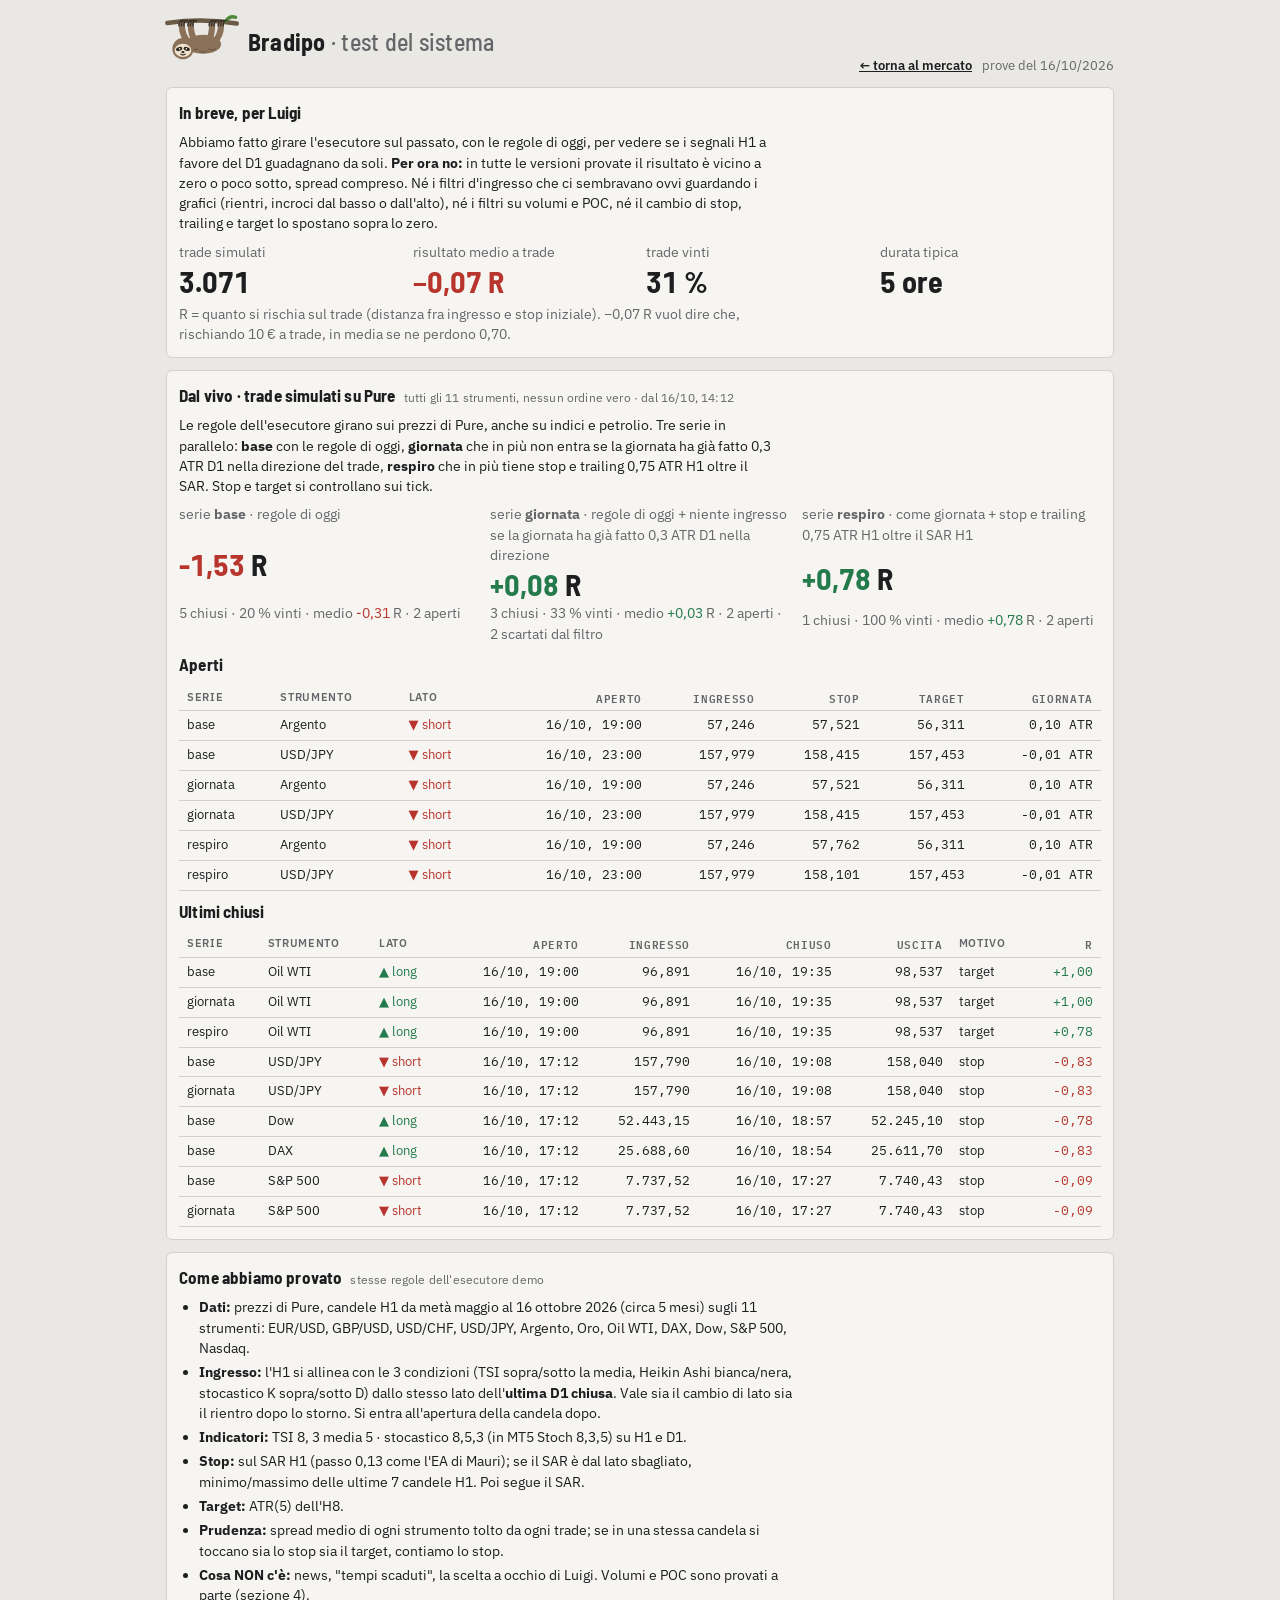
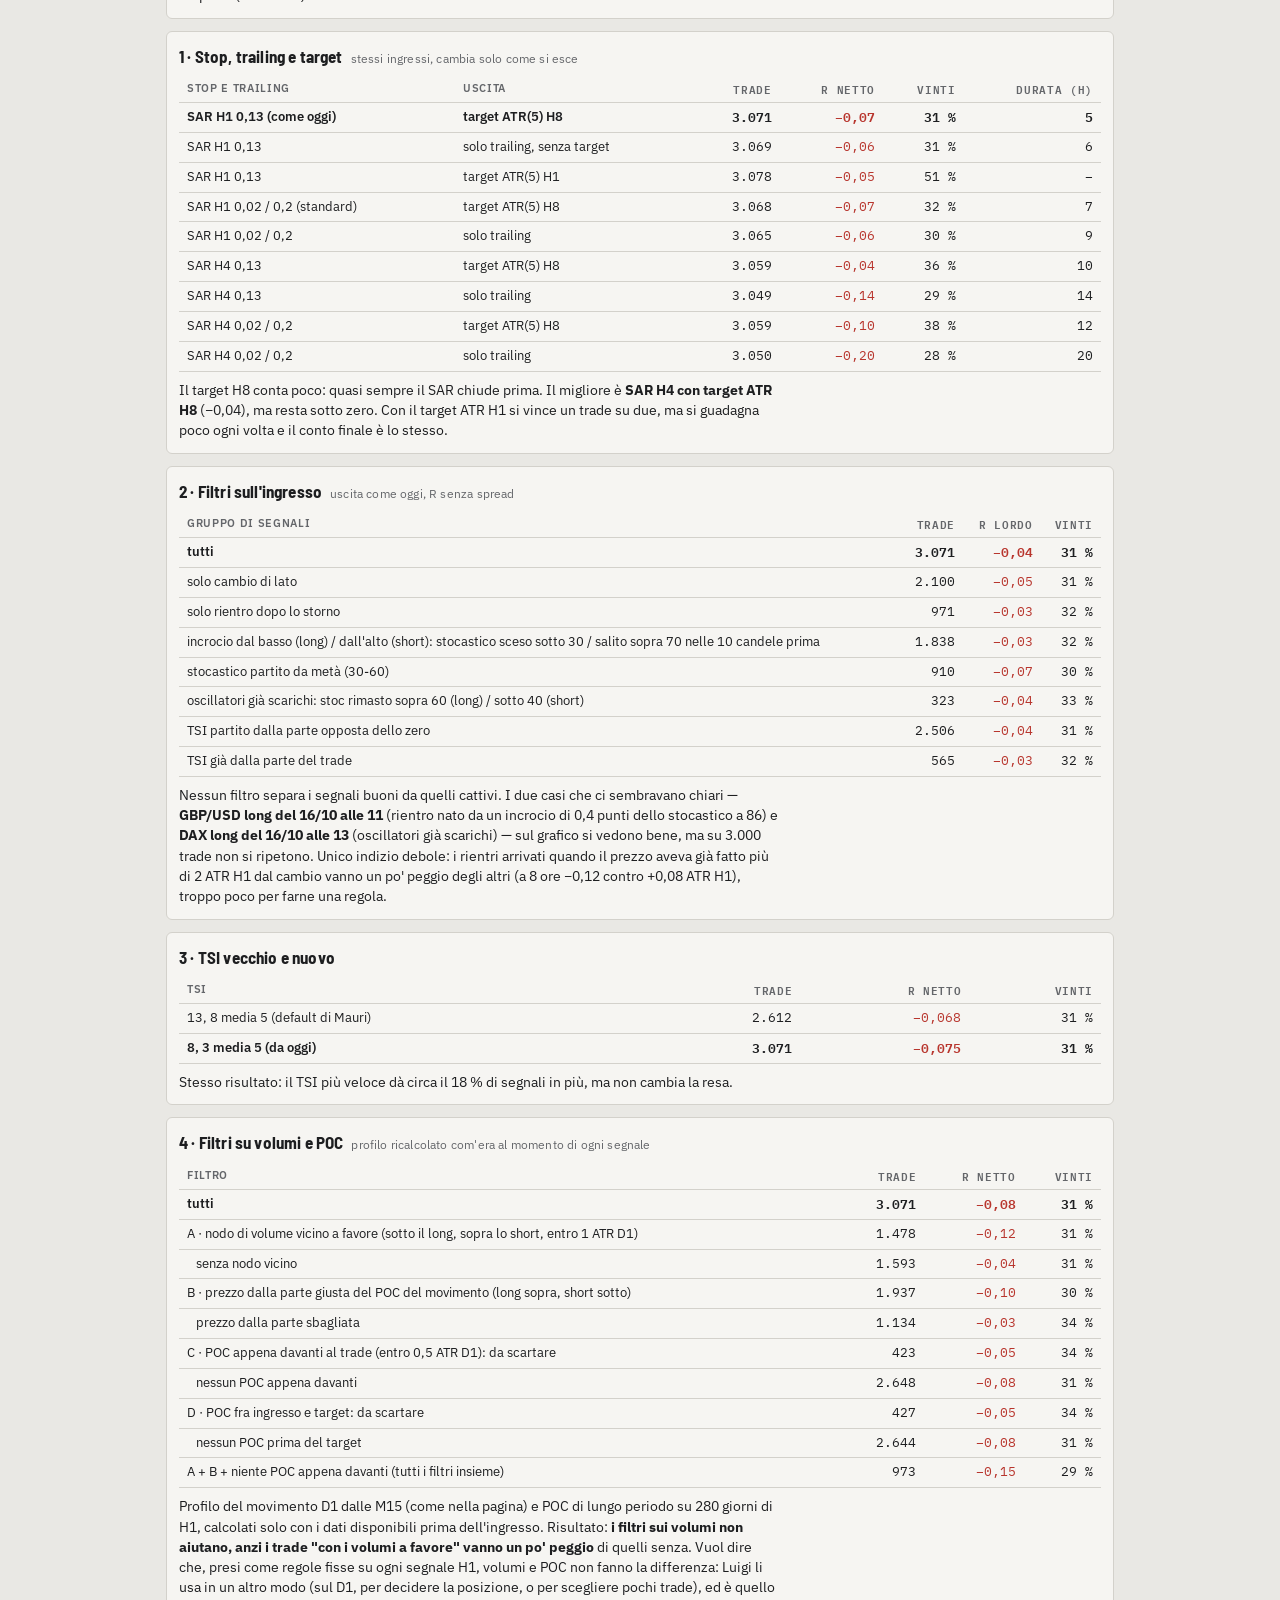
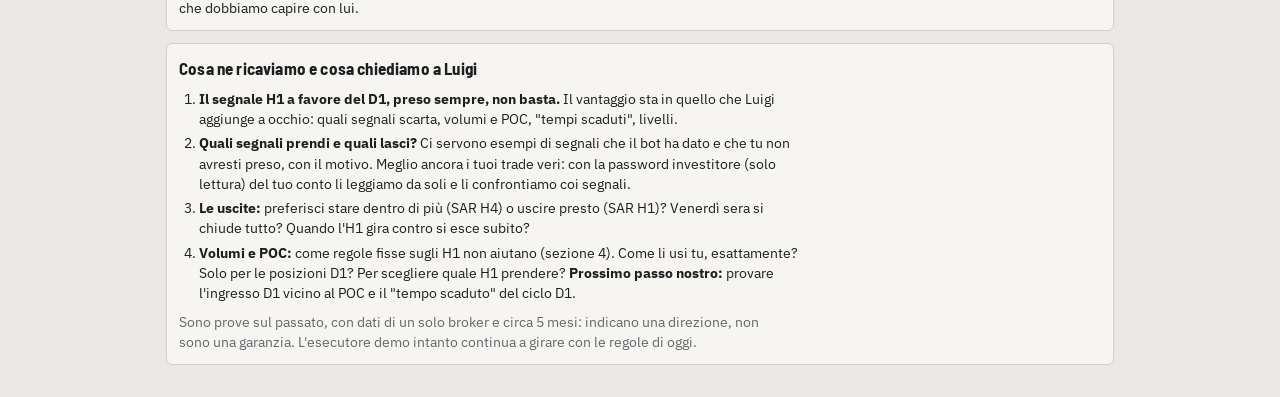
<file: test.html>
<!doctype html>
<html lang="it">
<head>
<meta charset="utf-8">
<meta name="viewport" content="width=device-width,initial-scale=1">
<title>Bradipo · Test</title>
<link rel="preconnect" href="https://fonts.googleapis.com">
<link rel="stylesheet" href="https://fonts.googleapis.com/css2?family=Barlow+Semi+Condensed:wght@500;600;700&family=IBM+Plex+Sans:wght@400;500;600&family=IBM+Plex+Mono:wght@400;500&display=swap">
<link rel="stylesheet" href="app.css">
<style>
  .wrap { max-width: 980px }
  .pan p, .pan li { margin: 0; max-width: 75ch }
  .pan ul, .pan ol { margin: 0; padding-left: 20px; display: grid; gap: 4px }
  .dato { font-family: var(--f-display); font-size: 30px; font-weight: 700; line-height: 1 }
  .neg { color: var(--short) } .pos { color: var(--long) }
  .tabella { overflow-x: auto }
  table { border-collapse: collapse; width: 100%; font-size: 13px }
  th, td { padding: 5px 8px; border-bottom: 1px solid var(--line); text-align: left; white-space: nowrap }
  th { font-size: 11px; text-transform: uppercase; letter-spacing: .06em; color: var(--muted); font-weight: 600 }
  td.n, th.n { text-align: right; font-family: var(--f-mono); font-variant-numeric: tabular-nums }
  tr.ora td { font-weight: 600 }
  .sintesi { display: grid; grid-template-columns: repeat(auto-fit, minmax(170px, 1fr)); gap: 12px }
  .sintesi div { display: grid; gap: 4px }
  .indietro { font: 600 13px var(--f-body); color: var(--ink) }
</style>
</head>
<body>
<div class="wrap">
  <header>
    <div class="marchio"><svg class="logo" viewBox="0 0 64 50" role="img" aria-label="Bradipo appeso al ramo">
      <path d="M1 8 Q32 3.5 63 8.5" fill="none" stroke="var(--ramo)" stroke-width="4" stroke-linecap="round"/>
      <path d="M53 6.5 q4 -5.5 9 -3.5" fill="none" stroke="var(--foglia)" stroke-width="3" stroke-linecap="round"/>
      <g class="dondola">
      <path d="M14 10 C14 16 16 21 20 25 M22 10 C22 16 23 20 26 24 M41 10 C41 16 40 20 38 24 M49 10 C49 16 47 21 43 25" fill="none" stroke="var(--pelo)" stroke-width="5.5" stroke-linecap="round"/>
      <path d="M11.4 10.5 c0 -3.2 1.2 -5.2 3.4 -4.6 M13.6 10.5 c0 -3.2 1.2 -5.2 3.4 -4.6 M15.8 10.5 c0 -3.2 1.2 -5.2 3.4 -4.6 M19.4 10.5 c0 -3.2 1.2 -5.2 3.4 -4.6 M21.6 10.5 c0 -3.2 1.2 -5.2 3.4 -4.6 M23.8 10.5 c0 -3.2 1.2 -5.2 3.4 -4.6 M38.4 10.5 c0 -3.2 1.2 -5.2 3.4 -4.6 M40.6 10.5 c0 -3.2 1.2 -5.2 3.4 -4.6 M42.8 10.5 c0 -3.2 1.2 -5.2 3.4 -4.6 M46.4 10.5 c0 -3.2 1.2 -5.2 3.4 -4.6 M48.6 10.5 c0 -3.2 1.2 -5.2 3.4 -4.6 M50.8 10.5 c0 -3.2 1.2 -5.2 3.4 -4.6" fill="none" stroke="var(--unghie)" stroke-width="1.3" stroke-linecap="round"/>
      <ellipse cx="33" cy="27" rx="16" ry="8.5" fill="var(--pelo)"/>
      <path d="M22 31 q3 2 6 0 M30 33 q3 2 6 0 M38 31 q3 2 6 0" fill="none" stroke="var(--pelo-scuro)" stroke-width="1" stroke-linecap="round"/>
      <circle cx="15" cy="31" r="9.5" fill="var(--pelo)"/>
      <ellipse cx="15" cy="32.5" rx="7.4" ry="5.9" fill="var(--muso)"/>
      <g class="occhi">
      <ellipse cx="11.6" cy="31.2" rx="2.9" ry="1.7" transform="rotate(-18 11.6 31.2)" fill="var(--muso-scuro)"/>
      <ellipse cx="18.4" cy="31.2" rx="2.9" ry="1.7" transform="rotate(18 18.4 31.2)" fill="var(--muso-scuro)"/>
      <circle cx="12" cy="31" r=".75" fill="var(--muso)"/><circle cx="18" cy="31" r=".75" fill="var(--muso)"/></g>
      <ellipse cx="15" cy="34" rx="1.4" ry=".95" fill="var(--muso-scuro)"/>
      <path d="M13 35.8 Q15 37.3 17 35.8" fill="none" stroke="var(--muso-scuro)" stroke-width="1" stroke-linecap="round"/>
      </g>
    </svg>
      <h1>Bradipo <span>· test del sistema</span></h1></div>
    <div class="meta"><a class="indietro" href="index.html">← torna al mercato</a><span>prove del 16/10/2026</span></div>
  </header>

  <section class="pan">
    <h3>In breve, per Luigi</h3>
    <p>Abbiamo fatto girare l'esecutore sul passato, con le regole di oggi, per vedere se i segnali H1 a favore del D1 guadagnano da soli.
       <b>Per ora no:</b> in tutte le versioni provate il risultato è vicino a zero o poco sotto, spread compreso.
       Né i filtri d'ingresso che ci sembravano ovvi guardando i grafici (rientri, incroci dal basso o dall'alto), né i filtri su volumi e POC, né il cambio di stop, trailing e target lo spostano sopra lo zero.</p>
    <div class="sintesi">
      <div><span class="muto">trade simulati</span><span class="dato num">3.071</span></div>
      <div><span class="muto">risultato medio a trade</span><span class="dato num neg">−0,07 R</span></div>
      <div><span class="muto">trade vinti</span><span class="dato num">31 %</span></div>
      <div><span class="muto">durata tipica</span><span class="dato num">5 ore</span></div>
    </div>
    <p class="muto">R = quanto si rischia sul trade (distanza fra ingresso e stop iniziale). −0,07 R vuol dire che, rischiando 10 € a trade, in media se ne perdono 0,70.</p>
  </section>

  <section class="pan" id="vivo" aria-live="polite">
    <h3>Dal vivo · trade simulati su Pure <small>tutti gli 11 strumenti, nessun ordine vero</small></h3>
    <p class="muto">Caricamento…</p>
  </section>

  <section class="pan">
    <h3>Come abbiamo provato <small>stesse regole dell'esecutore demo</small></h3>
    <ul>
      <li><b>Dati:</b> prezzi di Pure, candele H1 da metà maggio al 16 ottobre 2026 (circa 5 mesi) sugli 11 strumenti: EUR/USD, GBP/USD, USD/CHF, USD/JPY, Argento, Oro, Oil WTI, DAX, Dow, S&amp;P 500, Nasdaq.</li>
      <li><b>Ingresso:</b> l'H1 si allinea con le 3 condizioni (TSI sopra/sotto la media, Heikin Ashi bianca/nera, stocastico K sopra/sotto D) dallo stesso lato dell'<b>ultima D1 chiusa</b>. Vale sia il cambio di lato sia il rientro dopo lo storno. Si entra all'apertura della candela dopo.</li>
      <li><b>Indicatori:</b> TSI 8, 3 media 5 · stocastico 8,5,3 (in MT5 Stoch 8,3,5) su H1 e D1.</li>
      <li><b>Stop:</b> sul SAR H1 (passo 0,13 come l'EA di Mauri); se il SAR è dal lato sbagliato, minimo/massimo delle ultime 7 candele H1. Poi segue il SAR.</li>
      <li><b>Target:</b> ATR(5) dell'H8.</li>
      <li><b>Prudenza:</b> spread medio di ogni strumento tolto da ogni trade; se in una stessa candela si toccano sia lo stop sia il target, contiamo lo stop.</li>
      <li><b>Cosa NON c'è:</b> news, "tempi scaduti", la scelta a occhio di Luigi. Volumi e POC sono provati a parte (sezione 4).</li>
    </ul>
  </section>

  <section class="pan">
    <h3>1 · Stop, trailing e target <small>stessi ingressi, cambia solo come si esce</small></h3>
    <div class="tabella"><table>
      <thead><tr><th>Stop e trailing</th><th>Uscita</th><th class="n">Trade</th><th class="n">R netto</th><th class="n">Vinti</th><th class="n">Durata (h)</th></tr></thead>
      <tbody>
        <tr class="ora"><td>SAR H1 0,13 (come oggi)</td><td>target ATR(5) H8</td><td class="n">3.071</td><td class="n neg">−0,07</td><td class="n">31 %</td><td class="n">5</td></tr>
        <tr><td>SAR H1 0,13</td><td>solo trailing, senza target</td><td class="n">3.069</td><td class="n neg">−0,06</td><td class="n">31 %</td><td class="n">6</td></tr>
        <tr><td>SAR H1 0,13</td><td>target ATR(5) H1</td><td class="n">3.078</td><td class="n neg">−0,05</td><td class="n">51 %</td><td class="n">–</td></tr>
        <tr><td>SAR H1 0,02 / 0,2 (standard)</td><td>target ATR(5) H8</td><td class="n">3.068</td><td class="n neg">−0,07</td><td class="n">32 %</td><td class="n">7</td></tr>
        <tr><td>SAR H1 0,02 / 0,2</td><td>solo trailing</td><td class="n">3.065</td><td class="n neg">−0,06</td><td class="n">30 %</td><td class="n">9</td></tr>
        <tr><td>SAR H4 0,13</td><td>target ATR(5) H8</td><td class="n">3.059</td><td class="n neg">−0,04</td><td class="n">36 %</td><td class="n">10</td></tr>
        <tr><td>SAR H4 0,13</td><td>solo trailing</td><td class="n">3.049</td><td class="n neg">−0,14</td><td class="n">29 %</td><td class="n">14</td></tr>
        <tr><td>SAR H4 0,02 / 0,2</td><td>target ATR(5) H8</td><td class="n">3.059</td><td class="n neg">−0,10</td><td class="n">38 %</td><td class="n">12</td></tr>
        <tr><td>SAR H4 0,02 / 0,2</td><td>solo trailing</td><td class="n">3.050</td><td class="n neg">−0,20</td><td class="n">28 %</td><td class="n">20</td></tr>
      </tbody>
    </table></div>
    <p>Il target H8 conta poco: quasi sempre il SAR chiude prima. Il migliore è <b>SAR H4 con target ATR H8</b> (−0,04), ma resta sotto zero.
       Con il target ATR H1 si vince un trade su due, ma si guadagna poco ogni volta e il conto finale è lo stesso.</p>
  </section>

  <section class="pan">
    <h3>2 · Filtri sull'ingresso <small>uscita come oggi, R senza spread</small></h3>
    <div class="tabella"><table>
      <thead><tr><th>Gruppo di segnali</th><th class="n">Trade</th><th class="n">R lordo</th><th class="n">Vinti</th></tr></thead>
      <tbody>
        <tr class="ora"><td>tutti</td><td class="n">3.071</td><td class="n neg">−0,04</td><td class="n">31 %</td></tr>
        <tr><td>solo cambio di lato</td><td class="n">2.100</td><td class="n neg">−0,05</td><td class="n">31 %</td></tr>
        <tr><td>solo rientro dopo lo storno</td><td class="n">971</td><td class="n neg">−0,03</td><td class="n">32 %</td></tr>
        <tr><td>incrocio dal basso (long) / dall'alto (short): stocastico sceso sotto 30 / salito sopra 70 nelle 10 candele prima</td><td class="n">1.838</td><td class="n neg">−0,03</td><td class="n">32 %</td></tr>
        <tr><td>stocastico partito da metà (30-60)</td><td class="n">910</td><td class="n neg">−0,07</td><td class="n">30 %</td></tr>
        <tr><td>oscillatori già scarichi: stoc rimasto sopra 60 (long) / sotto 40 (short)</td><td class="n">323</td><td class="n neg">−0,04</td><td class="n">33 %</td></tr>
        <tr><td>TSI partito dalla parte opposta dello zero</td><td class="n">2.506</td><td class="n neg">−0,04</td><td class="n">31 %</td></tr>
        <tr><td>TSI già dalla parte del trade</td><td class="n">565</td><td class="n neg">−0,03</td><td class="n">32 %</td></tr>
      </tbody>
    </table></div>
    <p>Nessun filtro separa i segnali buoni da quelli cattivi. I due casi che ci sembravano chiari — <b>GBP/USD long del 16/10 alle 11</b> (rientro nato da un incrocio di 0,4 punti dello stocastico a 86)
       e <b>DAX long del 16/10 alle 13</b> (oscillatori già scarichi) — sul grafico si vedono bene, ma su 3.000 trade non si ripetono.
       Unico indizio debole: i rientri arrivati quando il prezzo aveva già fatto più di 2 ATR H1 dal cambio vanno un po' peggio degli altri (a 8 ore −0,12 contro +0,08 ATR H1), troppo poco per farne una regola.</p>
  </section>

  <section class="pan">
    <h3>3 · TSI vecchio e nuovo</h3>
    <div class="tabella"><table>
      <thead><tr><th>TSI</th><th class="n">Trade</th><th class="n">R netto</th><th class="n">Vinti</th></tr></thead>
      <tbody>
        <tr><td>13, 8 media 5 (default di Mauri)</td><td class="n">2.612</td><td class="n neg">−0,068</td><td class="n">31 %</td></tr>
        <tr class="ora"><td>8, 3 media 5 (da oggi)</td><td class="n">3.071</td><td class="n neg">−0,075</td><td class="n">31 %</td></tr>
      </tbody>
    </table></div>
    <p>Stesso risultato: il TSI più veloce dà circa il 18 % di segnali in più, ma non cambia la resa.</p>
  </section>

  <section class="pan">
    <h3>4 · Filtri su volumi e POC <small>profilo ricalcolato com'era al momento di ogni segnale</small></h3>
    <div class="tabella"><table>
      <thead><tr><th>Filtro</th><th class="n">Trade</th><th class="n">R netto</th><th class="n">Vinti</th></tr></thead>
      <tbody>
        <tr class="ora"><td>tutti</td><td class="n">3.071</td><td class="n neg">−0,08</td><td class="n">31 %</td></tr>
        <tr><td>A · nodo di volume vicino a favore (sotto il long, sopra lo short, entro 1 ATR D1)</td><td class="n">1.478</td><td class="n neg">−0,12</td><td class="n">31 %</td></tr>
        <tr><td>&nbsp;&nbsp;&nbsp;senza nodo vicino</td><td class="n">1.593</td><td class="n neg">−0,04</td><td class="n">31 %</td></tr>
        <tr><td>B · prezzo dalla parte giusta del POC del movimento (long sopra, short sotto)</td><td class="n">1.937</td><td class="n neg">−0,10</td><td class="n">30 %</td></tr>
        <tr><td>&nbsp;&nbsp;&nbsp;prezzo dalla parte sbagliata</td><td class="n">1.134</td><td class="n neg">−0,03</td><td class="n">34 %</td></tr>
        <tr><td>C · POC appena davanti al trade (entro 0,5 ATR D1): da scartare</td><td class="n">423</td><td class="n neg">−0,05</td><td class="n">34 %</td></tr>
        <tr><td>&nbsp;&nbsp;&nbsp;nessun POC appena davanti</td><td class="n">2.648</td><td class="n neg">−0,08</td><td class="n">31 %</td></tr>
        <tr><td>D · POC fra ingresso e target: da scartare</td><td class="n">427</td><td class="n neg">−0,05</td><td class="n">34 %</td></tr>
        <tr><td>&nbsp;&nbsp;&nbsp;nessun POC prima del target</td><td class="n">2.644</td><td class="n neg">−0,08</td><td class="n">31 %</td></tr>
        <tr><td>A + B + niente POC appena davanti (tutti i filtri insieme)</td><td class="n">973</td><td class="n neg">−0,15</td><td class="n">29 %</td></tr>
      </tbody>
    </table></div>
    <p>Profilo del movimento D1 dalle M15 (come nella pagina) e POC di lungo periodo su 280 giorni di H1, calcolati solo con i dati disponibili prima dell'ingresso.
       Risultato: <b>i filtri sui volumi non aiutano, anzi i trade "con i volumi a favore" vanno un po' peggio</b> di quelli senza.
       Vuol dire che, presi come regole fisse su ogni segnale H1, volumi e POC non fanno la differenza: Luigi li usa in un altro modo (sul D1, per decidere la posizione, o per scegliere pochi trade), ed è quello che dobbiamo capire con lui.</p>
  </section>

  <section class="pan">
    <h3>Cosa ne ricaviamo e cosa chiediamo a Luigi</h3>
    <ol>
      <li><b>Il segnale H1 a favore del D1, preso sempre, non basta.</b> Il vantaggio sta in quello che Luigi aggiunge a occhio: quali segnali scarta, volumi e POC, "tempi scaduti", livelli.</li>
      <li><b>Quali segnali prendi e quali lasci?</b> Ci servono esempi di segnali che il bot ha dato e che tu non avresti preso, con il motivo. Meglio ancora i tuoi trade veri: con la password investitore (solo lettura) del tuo conto li leggiamo da soli e li confrontiamo coi segnali.</li>
      <li><b>Le uscite:</b> preferisci stare dentro di più (SAR H4) o uscire presto (SAR H1)? Venerdì sera si chiude tutto? Quando l'H1 gira contro si esce subito?</li>
      <li><b>Volumi e POC:</b> come regole fisse sugli H1 non aiutano (sezione 4). Come li usi tu, esattamente? Solo per le posizioni D1? Per scegliere quale H1 prendere? <b>Prossimo passo nostro:</b> provare l'ingresso D1 vicino al POC e il "tempo scaduto" del ciclo D1.</li>
    </ol>
    <p class="muto">Sono prove sul passato, con dati di un solo broker e circa 5 mesi: indicano una direzione, non sono una garanzia. L'esecutore demo intanto continua a girare con le regole di oggi.</p>
  </section>
</div>
<script>
// Trade simulati (bradipo/simulato.py): in locale dal server, online dal file pubblicato
const LOCALE = ["127.0.0.1", "localhost"].includes(location.hostname);
const esc = v => String(v).replace(/[&<>"]/g, c => ({ "&": "&amp;", "<": "&lt;", ">": "&gt;", '"': "&quot;" }[c]));
const num = (v, d = 2) => v == null ? "–" : Number(v).toLocaleString("it-IT", { minimumFractionDigits: d, maximumFractionDigits: d });
const segno = v => v == null ? "–" : `<span class="${v >= 0 ? "pos" : "neg"}">${v > 0 ? "+" : ""}${num(v)}</span>`;
const quando = t => new Date(t * 1000).toLocaleString("it-IT", { day: "2-digit", month: "2-digit", hour: "2-digit", minute: "2-digit", timeZone: "UTC" });   // ora del server, come i grafici
async function vivo() {
  const el = document.getElementById("vivo");
  try {
    const j = await (await fetch(LOCALE ? "api/stato" : "dati/stato.json", { cache: "no-store" })).json();
    const st = j.stato, S = st?.simulati;
    if (!S) { el.querySelector("p").textContent = "I trade simulati non sono ancora partiti."; return; }
    const nome = sym => (st.strumenti.find(x => x.sym === sym) || {}).nome || sym;
    const serie = ["base", "giornata", "respiro"];
    const testa = `<div class="sintesi">${serie.map(k => { const x = S[k]; return `<div>
      <span class="muto">serie <b>${k}</b> · ${esc(x.descrizione)}</span>
      <span class="dato num">${segno(x.r_totale)} R</span>
      <span class="muto">${x.chiuse} chiusi · ${x.chiuse ? Math.round(100 * x.vinte / x.chiuse) : 0} % vinti · medio ${segno(x.r_medio)} R · ${x.aperte.length} aperti${k === "giornata" ? ` · ${x.saltati} scartati dal filtro` : ""}</span></div>`; }).join("")}</div>`;
    const aperte = serie.flatMap(k => S[k].aperte.map(p => ({ ...p, serie: k })));
    const riga = p => `<tr><td>${esc(p.serie)}</td><td>${esc(nome(p.sym))}</td><td style="color:var(--${p.lato})">${p.lato === "long" ? "▲" : "▼"} ${p.lato}</td>
      <td class="n">${quando(p.t)}</td><td class="n">${num(p.prezzo, p.dg)}</td>`;
    const tAperte = aperte.length ? `<div class="tabella"><table><thead><tr><th>Serie</th><th>Strumento</th><th>Lato</th><th class="n">Aperto</th><th class="n">Ingresso</th><th class="n">Stop</th><th class="n">Target</th><th class="n">Giornata</th></tr></thead><tbody>
      ${aperte.map(p => `${riga(p)}<td class="n">${num(p.sl, p.dg)}</td><td class="n">${num(p.tp, p.dg)}</td><td class="n">${num(p.giornata)} ATR</td></tr>`).join("")}</tbody></table></div>` : `<p class="muto">Nessun trade simulato aperto.</p>`;
    const chiuse = serie.flatMap(k => S[k].ultime.map(p => ({ ...p, serie: k }))).sort((a, b) => b.t_uscita - a.t_uscita).slice(0, 30);
    const tChiuse = chiuse.length ? `<div class="tabella"><table><thead><tr><th>Serie</th><th>Strumento</th><th>Lato</th><th class="n">Aperto</th><th class="n">Ingresso</th><th class="n">Chiuso</th><th class="n">Uscita</th><th>Motivo</th><th class="n">R</th></tr></thead><tbody>
      ${chiuse.map(p => `${riga(p)}<td class="n">${quando(p.t_uscita)}</td><td class="n">${num(p.uscita, p.dg)}</td><td>${esc(p.motivo)}</td><td class="n">${segno(p.r)}</td></tr>`).join("")}</tbody></table></div>` : `<p class="muto">Ancora nessun trade simulato chiuso.</p>`;
    el.innerHTML = `<h3>Dal vivo · trade simulati su Pure <small>tutti gli 11 strumenti, nessun ordine vero · dal ${quando(S.dal)}</small></h3>
      <p>Le regole dell'esecutore girano sui prezzi di Pure, anche su indici e petrolio. Tre serie in parallelo: <b>base</b> con le regole di oggi,
      <b>giornata</b> che in più non entra se la giornata ha già fatto 0,3 ATR D1 nella direzione del trade, <b>respiro</b> che in più tiene stop e trailing 0,75 ATR H1 oltre il SAR. Stop e target si controllano sui tick.</p>
      ${testa}<h3>Aperti</h3>${tAperte}<h3>Ultimi chiusi</h3>${tChiuse}`;
  } catch (e) {
    el.querySelector("p").textContent = "Dati non disponibili adesso.";
  }
}
vivo();
setInterval(vivo, 60000);
</script>
</body>
</html>
</file>
<file: app.css>
/* Layout: banco del trader. Una riga di stato, il tabellone
   degli strumenti, i grafici dello strumento scelto, sotto news, forza e registro. Palette dal grafico di L: grafite, candele bianche e nere,
   POC rosso e value area arancione. */
:root {
  --bg: #e9e8e4; --panel: #f6f5f2; --ink: #1d1e20; --muted: #64666a; --line: #d3d1cb;
  --chart: #ffffff; --up: #ffffff; --dn: #1d1e20; --wick: #1d1e20;
  --poc: #c8322a; --va: #d98a1e; --lungo: #a43c8f; --tsi: #c8322a; --ema: #55585c; --stk: #2e8b57; --std: #55585c;
  --long: #237a4b; --short: #b8352d; --pronto: #237a4b; --osserva: #b7791f; --fermo: #7a7c80; --contro: #b8352d;
  --chip: #e2e0da;
  --pelo: #8a7158; --pelo-scuro: #6e5a45; --muso: #efe3cd; --muso-scuro: #2d2620; --ramo: #6b5a45; --foglia: #4f8a3c; --unghie: #3a3129;
  --f-display: "Barlow Semi Condensed", "Arial Narrow", sans-serif;
  --f-body: "IBM Plex Sans", "Segoe UI", system-ui, sans-serif;
  --f-mono: "IBM Plex Mono", Consolas, monospace;
}
@media (prefers-color-scheme: dark) { :root:not([data-theme="light"]) {
  --bg: #2b2c2e; --panel: #333436; --ink: #ecebe8; --muted: #a2a3a6; --line: #47494c;
  --chart: #3a3a3a; --up: #f4f4f2; --dn: #111213; --wick: #cfcfcc;
  --poc: #ff5a4f; --va: #f0a23a; --lungo: #e070cc; --tsi: #ff5a4f; --ema: #f4f4f2; --stk: #5fd08a; --std: #f4f4f2;
  --long: #5fd08a; --short: #ff6b5f; --pronto: #5fd08a; --osserva: #f0b44a; --fermo: #8d8f93; --contro: #ff6b5f;
  --chip: #3f4043; --pelo: #a68a6c; --pelo-scuro: #86705a; --muso: #f1e6d2; --muso-scuro: #231d18; --ramo: #8c7a62; --foglia: #6fb05a; --unghie: #e9dcc4;
  color-scheme: dark } }
:root[data-theme="dark"] {
  --bg: #2b2c2e; --panel: #333436; --ink: #ecebe8; --muted: #a2a3a6; --line: #47494c;
  --chart: #3a3a3a; --up: #f4f4f2; --dn: #111213; --wick: #cfcfcc;
  --poc: #ff5a4f; --va: #f0a23a; --lungo: #e070cc; --tsi: #ff5a4f; --ema: #f4f4f2; --stk: #5fd08a; --std: #f4f4f2;
  --long: #5fd08a; --short: #ff6b5f; --pronto: #5fd08a; --osserva: #f0b44a; --fermo: #8d8f93; --contro: #ff6b5f;
  --chip: #3f4043; --pelo: #a68a6c; --pelo-scuro: #86705a; --muso: #f1e6d2; --muso-scuro: #231d18; --ramo: #8c7a62; --foglia: #6fb05a; --unghie: #e9dcc4;
  color-scheme: dark }

* { box-sizing: border-box }
body { background: var(--bg); color: var(--ink); font: 14px/1.45 var(--f-body); margin: 0 }
.wrap { max-width: 1400px; margin: 0 auto; padding: 14px 16px 32px; display: grid; gap: 12px }
h1, h3 { font-family: var(--f-display); font-weight: 700; margin: 0; letter-spacing: .01em }
.num { font-family: var(--f-mono); font-variant-numeric: tabular-nums }
.r { text-align: right }
.muto { color: var(--muted) }

header { display: flex; flex-wrap: wrap; align-items: baseline; justify-content: space-between; gap: 6px 12px }
header h1 { font-size: 24px; line-height: 1.1 }
header h1 span { color: var(--muted); font-weight: 500 }
.meta { color: var(--muted); font-size: 12.5px; display: flex; flex-wrap: wrap; gap: 6px 10px; align-items: center }
.filtro { font: 600 12px var(--f-body); border: 1px solid var(--line); background: var(--panel); color: var(--ink);
  border-radius: 999px; padding: 3px 10px; cursor: pointer }
.filtro:disabled { opacity: .6; cursor: wait }
.filtro[aria-pressed="true"] { border-color: var(--ink); box-shadow: inset 0 0 0 1px var(--ink) }
.filtro:focus-visible, .riga-s:focus-visible { outline: 2px solid var(--va); outline-offset: 2px }
.dot { width: 9px; height: 9px; border-radius: 50%; display: inline-block; background: var(--c) }
.pill { font: 600 11px var(--f-body); text-transform: uppercase; letter-spacing: .06em; color: var(--c, var(--e));
  border: 1px solid var(--c, var(--e)); border-radius: 999px; padding: 1px 8px; white-space: nowrap }

/* riga di stato */
.stato { display: flex; flex-wrap: wrap; gap: 6px 16px; align-items: center; font-size: 13px;
  background: var(--panel); border: 1px solid var(--line); border-radius: 6px; padding: 8px 12px }
.stato:empty { display: none }

/* tabellone */
.tab { background: var(--panel); border: 1px solid var(--line); border-radius: 6px; overflow: hidden }
.tab-testa, .riga-s { display: grid; grid-template-columns: minmax(90px, 1.3fr) minmax(90px, 1fr) repeat(3, minmax(80px, 1fr)) 100px 110px;
  gap: 10px; align-items: center; padding: 7px 12px }
.tab-testa { font-size: 11px; text-transform: uppercase; letter-spacing: .08em; color: var(--muted); border-bottom: 1px solid var(--line) }
.riga-s { width: 100%; border-top: 1px solid var(--line); position: relative }
.tab-testa + .riga-s { border-top: 0 }
.riga-s .nome { color: inherit; text-decoration: none }
.riga-s .nome:hover b { text-decoration: underline }
.piano-link { text-decoration: none }
.riga-s:hover { background: var(--chip) }
.riga-s[aria-current="true"] { background: var(--chip); box-shadow: inset 3px 0 0 var(--ink) }
.nome b { font: 700 17px var(--f-display) }
.lato { font: 600 14px var(--f-body); color: var(--c); white-space: nowrap }
.lato.misto { color: var(--muted) }
.fresco .lato { box-shadow: inset 0 0 0 1.5px var(--c); border-radius: 4px; padding: 1px 6px }
.err { grid-column: 2 / -1; color: var(--muted); font-size: 12.5px }
@media (max-width: 760px) {
  .tab-testa { display: none }
  .riga-s { grid-template-columns: minmax(0, 1fr) auto; row-gap: 4px }
  .riga-s > :nth-child(6), .riga-s > :nth-child(7) { justify-self: start }
  .riga-s .num { text-align: right }
  .riga-s > :nth-child(3), .riga-s > :nth-child(4), .riga-s > :nth-child(5) { font-size: 12.5px }
  .riga-s > :nth-child(3)::before { content: "D1 "; color: var(--muted); font-weight: 400 }
  .riga-s > :nth-child(4)::before { content: "Vol "; color: var(--muted); font-size: 12px }
  .riga-s > :nth-child(5)::before { content: "H1 "; color: var(--muted); font-size: 12px }
}

/* pannelli in basso: news, forza, registro */
.quadro { display: grid; grid-template-columns: repeat(2, minmax(0, 1fr)); gap: 12px }
@media (max-width: 1000px) { .quadro { grid-template-columns: minmax(0, 1fr) } }
.pan { background: var(--panel); border: 1px solid var(--line); border-radius: 6px; padding: 12px; display: grid; gap: 8px; align-content: start; min-width: 0 }
.pan:empty { display: none }
.pan h3 { font-size: 17px; display: flex; flex-wrap: wrap; gap: 2px 8px; align-items: baseline }
.pan h3 small { font: 400 12px var(--f-body); color: var(--muted) }
.avviso { border-left: 3px solid var(--c); padding: 6px 10px; background: var(--chip); border-radius: 0 4px 4px 0; font-size: 13px }
.nlista, .cronologia { list-style: none; margin: 0; padding: 0; display: grid; max-height: 240px; overflow: auto; align-content: start }
.nlista .ev { display: grid; grid-template-columns: 44px 40px 34px minmax(0, 1fr); gap: 6px; padding: 4px 0; border-top: 1px solid var(--line); align-items: baseline; font-size: 12.5px }
.nlista .ev.ora { box-shadow: inset 3px 0 0 var(--contro) }
.nlista .h { font: 12px var(--f-mono); color: var(--muted) }
.nlista .val { font: 700 13px var(--f-display) }
.nlista .imp { display: inline-block; width: 7px; height: 7px; border-radius: 50%; background: var(--c); margin-right: 6px; vertical-align: 1px }
.schede { display: flex; flex-wrap: wrap; gap: 6px }
.barre { display: grid; gap: 2px }
.barre .r { display: grid; grid-template-columns: 34px minmax(0, 1fr) 48px; gap: 8px; align-items: center; font-size: 12.5px; text-align: left }
.barre .r b { font: 700 13px var(--f-display) }
.barre .num { text-align: right }
.asse { position: relative; height: 12px }
.dc { display: flex; flex-wrap: wrap; gap: 6px; align-items: center; font-size: 12.5px; margin-top: 6px }
.asse::before { content: ""; position: absolute; left: 50%; top: -2px; bottom: -2px; width: 1px; background: var(--muted); opacity: .6 }
.asse i { position: absolute; top: 2px; height: 8px; background: var(--c) }
.asse i.pos { left: 50%; border-radius: 0 3px 3px 0 }
.asse i.neg { right: 50%; border-radius: 3px 0 0 3px }
.cronologia li { display: grid; grid-template-columns: 44px 70px minmax(0, 1fr); gap: 8px; padding: 4px 0; border-top: 1px solid var(--line); align-items: baseline; font-size: 12.5px }
.cronologia .quando { font: 11.5px var(--f-mono); color: var(--muted) }
.cronologia .sym { font: 700 13px var(--f-display); color: var(--c) }
.cronologia .vuota { display: block; color: var(--muted) }
.legenda { display: flex; flex-wrap: wrap; gap: 4px 14px; font-size: 12px; color: var(--muted) }
.legenda i { display: inline-block; width: 16px; height: 0; border-top: 2px solid var(--c); vertical-align: middle; margin-right: 5px }
.legenda i.tr { border-top-style: dashed }

/* grafici D1 / H4 / H1 (Lightweight Charts, stile Luigi) */
.grafici { background: var(--panel); border: 1px solid var(--line); border-radius: 6px; padding: 12px; display: grid; gap: 8px }
.gr-barra { display: flex; flex-wrap: wrap; justify-content: space-between; align-items: baseline; gap: 8px 16px }
.gr-titolo { font-size: 18px }
#gr-strumenti { flex: 1 1 auto }
.gr-scelta { font-size: 13px; color: var(--muted); display: flex; gap: 6px; align-items: center; cursor: pointer }
.gr-atr { border-collapse: collapse; font: 500 13px "IBM Plex Mono", monospace; justify-self: start }
.gr-atr caption { text-align: left; font: 500 12px "IBM Plex Sans", sans-serif; color: var(--muted); padding-bottom: 4px }
.gr-atr th { font-weight: 600; color: var(--muted); text-align: left; padding: 2px 18px 2px 0 }
.gr-atr td { padding: 2px 18px 2px 0; white-space: nowrap }
.gr-atr small { color: var(--muted) }
.gr-atr .su { color: #34c759 } .gr-atr .giu { color: #ff3b30 }
.gr-griglia { display: grid; grid-template-columns: repeat(2, minmax(0, 1fr)); gap: 10px }
.gr-col { background: #3d3d3d; border-radius: 4px; padding: 6px; min-width: 0; display: grid; gap: 0 }
.gr-testa { display: flex; flex-wrap: wrap; align-items: center; justify-content: space-between; gap: 4px 8px; color: #cfcfcf; font: 500 12px "IBM Plex Mono", monospace; padding: 2px 4px 6px }
.gr-testa b { font: 500 14px "IBM Plex Sans", sans-serif; color: #fff; white-space: pre }
.gr-prezzo { height: 300px; position: relative; border-bottom: 1px solid #555 }
.gr-profilo { position: absolute; inset: 0; width: 100%; height: 100%; z-index: 3; pointer-events: none }
.gr-osc { height: 90px; border-bottom: 1px solid #555 }
@media (max-width: 1100px) { .gr-griglia { grid-template-columns: minmax(0, 1fr) } }

/* marchio: il bradipo appeso al ramo accanto al titolo */
.marchio { display: flex; align-items: center; gap: 10px }
.logo { width: 72px; height: 56px; flex: none; overflow: visible }
/* dondola dal ramo, lento come un bradipo; ogni tanto sbatte le palpebre */
.logo .dondola { transform-origin: 32px 7px; animation: dondola 6s ease-in-out infinite }
.logo .occhi { transform-box: fill-box; transform-origin: center; animation: palpebre 7s infinite }
@keyframes dondola { 0%, 100% { transform: rotate(-4deg) } 50% { transform: rotate(4deg) } }
@keyframes palpebre { 0%, 94%, 100% { transform: scaleY(1) } 96% { transform: scaleY(.1) } }
@media (prefers-reduced-motion: reduce) { .logo .dondola, .logo .occhi { animation: none } }

/* striscia che scorre (si ferma col mouse; ferma del tutto se il sistema chiede meno movimento) */
.ticker { overflow: hidden; background: var(--panel); border: 1px solid var(--line); border-radius: 6px; font-size: 13px }
.ticker-scorre { display: inline-flex; white-space: nowrap; padding: 6px 0; animation: scorri var(--durata, 60s) linear infinite }
.ticker:hover .ticker-scorre, .ticker:focus-within .ticker-scorre { animation-play-state: paused }
.voce { padding: 0 14px; border-right: 1px solid var(--line) }
.voce b { font-weight: 600 }
@keyframes scorri { from { transform: translateX(0) } to { transform: translateX(-50%) } }
@media (prefers-reduced-motion: reduce) {
  .ticker { overflow-x: auto }
  .ticker-scorre { animation: none }
}
.gr-scelta[hidden] { display: none }
.gr-cme-nota { margin: 2px 0 6px; font-size: 12px }
/* COT */
.cot { border-collapse: collapse; width: 100%; font-size: 13px }
.cot th, .cot td { padding: 3px 6px; text-align: left; border-bottom: 1px solid var(--line) }
.cot thead th { font: 400 11px var(--f-body); color: var(--muted); text-transform: uppercase; letter-spacing: .04em }
.cot td.num, .cot thead th.num { text-align: right; white-space: nowrap }
.cot tr.scelto th { text-decoration: underline }
.cot-ind { display: inline-block; position: relative; width: 70px; height: 6px; border-radius: 3px; vertical-align: middle; margin-right: 6px;
  background: linear-gradient(90deg, var(--short), var(--line) 50%, var(--long)) }
.cot-ind i { position: absolute; top: -3px; width: 3px; height: 12px; margin-left: -1px; background: var(--ink, #222); border-radius: 1px }
.cot-ind.estremo { outline: 2px solid var(--contro); outline-offset: 2px }
.cot-box { overflow-x: auto; min-width: 0 }
@media (max-width: 600px) {
  .cot { font-size: 12px }
  .cot th, .cot td { padding: 3px 3px }
  .cot-ind { width: 34px; margin-right: 3px }
  .cot thead th { font-size: 10px; letter-spacing: 0 }
  /* utente 20/10 "mobile first, qualche tabella era rotta": le tabelle larghe (.carte) diventano una scheda per riga,
     etichetta presa da data-l; .largo occupa tutta la riga della scheda */
  .cot.carte thead { display: none }
  .cot.carte, .cot.carte tbody { display: block }
  .cot.carte tr { display: grid; grid-template-columns: minmax(0, 1fr) minmax(0, 1fr); gap: 2px 14px; padding: 8px 0;
    border-bottom: 1px solid var(--line) }
  .cot.carte td, .cot.carte th { display: flex; justify-content: space-between; gap: 6px; align-items: baseline;
    border: 0; padding: 1px 0; text-align: right; white-space: nowrap; min-width: 0 }
  .cot.carte [data-l]::before { content: attr(data-l); font: 400 11px var(--f-body); color: var(--muted); text-align: left }
  .cot.carte .largo { grid-column: 1 / -1; white-space: normal }
  .cot.carte .a-capo { white-space: normal }
  .cot.carte .testa { font-weight: 700 }
}
/* VIX */
.vix-riga { display: flex; flex-wrap: wrap; gap: 4px 12px; align-items: baseline }
.vix-val { font: 600 34px var(--f-display) }
.vix-grafico { width: 100%; height: 70px; display: block }
.vix-grafico .soglia { stroke: var(--line); stroke-dasharray: 3 3 }
.vix-grafico text { font: 10px var(--f-mono); fill: var(--muted) }
/* mappa azioni USA */
.mappa { margin: 12px 0 }
.mappa-box { height: 560px; min-width: 0 }
@media (max-width: 600px) { .mappa-box { height: 420px } }
/* ETF */
.etf th small { color: var(--muted); font: 400 11px var(--f-mono) }
.etf thead th.num { text-align: right }
.etf-mappa { list-style: none; margin: 6px 0; padding: 0; display: grid; grid-template-columns: repeat(auto-fill, minmax(104px, 1fr)); gap: 4px }
.etf-mappa.rif { margin-top: 8px; padding-bottom: 6px; border-bottom: 1px solid var(--line) }
.etf-riq { border-radius: 4px; padding: 6px 8px; min-width: 0; display: flex; flex-direction: column; gap: 1px; border: 1px solid var(--line) }
.etf-riq b { font: 600 13px var(--f-mono) }
.etf-riq span { font-size: 11px; opacity: .75; white-space: nowrap; overflow: hidden; text-overflow: ellipsis }
.etf-riq em { font: 600 14px var(--f-mono); font-style: normal }
.pill-pieno { display: inline-block; min-width: 64px; text-align: center; padding: 1px 6px; border-radius: 4px; color: #fff;
  background: var(--c); font-weight: 500 }

/* struttura a pagine: pulsanti in alto, una pagina alla volta */
.app, .app main { display: grid; gap: 12px; min-width: 0 }
.barra-alta { display: flex; flex-wrap: wrap; justify-content: space-between; align-items: center; gap: 8px 16px }
.nav { display: flex; flex-wrap: wrap; gap: 6px }
.nav-btn { font: 600 15px var(--f-display); letter-spacing: .02em; color: var(--ink); text-decoration: none; background: var(--panel);
  border: 1px solid var(--line); border-radius: 6px; padding: 7px 14px }
.nav-btn:hover { background: var(--chip) }
.nav-btn[aria-current="page"] { background: var(--ink); color: var(--bg); border-color: var(--ink) }
.nav-btn:focus-visible, a.filtro:focus-visible, .piano-btn:focus-visible { outline: 2px solid var(--va); outline-offset: 2px }
a.filtro { text-decoration: none; display: inline-block }
.nota { margin: 0; font-size: 12.5px }
.pan h4 { font: 700 15px var(--f-display); margin: 6px 0 0 }
.cronologia.lunga { max-height: 70vh }
.storia-trade { display: flex; flex-wrap: wrap; align-items: baseline; gap: 4px 14px; padding: 8px 10px; border: 1px solid var(--line); border-left: 4px solid var(--c); border-radius: 6px; font-size: 13px }
.storia-trade > b:first-child { color: var(--c); font-size: 15px }
@media (max-width: 600px) { .nav-btn { padding: 6px 10px; font-size: 14px } }

/* Analisi: un pulsante per piano */
.piani { list-style: none; margin: 0; padding: 0; display: grid; grid-template-columns: repeat(auto-fill, minmax(220px, 1fr)); gap: 8px }
.piano-btn { display: grid; grid-template-columns: minmax(0, 1fr) auto; gap: 4px 8px; align-items: center; padding: 10px 12px;
  border: 1px solid var(--line); border-left: 4px solid var(--c); border-radius: 6px; background: var(--bg); color: var(--ink); text-decoration: none }
.piano-btn:hover { background: var(--chip) }
.pb-testa b { font: 700 17px var(--f-display) }
.pb-num { font-size: 15px }
.pb-nota { font-size: 12px; justify-self: end }
.piano h3 { gap: 6px 10px; align-items: center }
.piano-griglia { display: grid; grid-template-columns: minmax(0, 1fr) minmax(0, 340px); gap: 16px; align-items: start }
@media (max-width: 760px) { .piano-griglia { grid-template-columns: minmax(0, 1fr) } }
.cifre { margin: 0; display: grid; grid-template-columns: repeat(2, minmax(0, 1fr)); gap: 10px }
.cifre > div { background: var(--bg); border: 1px solid var(--line); border-radius: 6px; padding: 8px 10px; min-width: 0 }
.cifre dt { font-size: 11px; text-transform: uppercase; letter-spacing: .08em; color: var(--muted) }
.cifre dd { margin: 0 }
.cifre dd.num { font: 600 24px var(--f-mono) }
.cifre dd.muto { font-size: 12px }
.scala { width: 100%; height: auto; max-height: 380px; font: 11.5px var(--f-body) }
.scala .num { font-family: var(--f-mono) }
.motivi { margin: 0; padding-left: 18px; display: grid; gap: 2px }

/* Quadro: una carta per strumento */
.quadro { list-style: none; margin: 0; padding: 0; display: grid; grid-template-columns: repeat(auto-fill, minmax(min(100%, 340px), 1fr)); gap: 10px }
.quadro-carta { display: grid; gap: 6px; padding: 10px 12px; border: 1px solid var(--line); border-left: 4px solid var(--c); border-radius: 6px;
  background: var(--bg); color: var(--ink); text-decoration: none; min-width: 0 }
a.quadro-carta:hover { background: var(--chip) }
a.quadro-carta:focus-visible { outline: 2px solid var(--va); outline-offset: 2px }
.qc-testa { display: flex; flex-wrap: wrap; gap: 4px 8px; align-items: baseline }
.qc-testa b { font: 700 17px var(--f-display) }
.qc-testa .pill { margin-left: auto }
.qc-frase { margin: 0; font-size: 14px }
.qc-avvisi { margin: 0; font-size: 13px; color: var(--osserva) }
.qc-livelli { border-collapse: collapse; font-size: 13px; width: 100%; max-width: 560px }
.qc-livelli td { padding: 2px 4px; border-bottom: 1px solid var(--line) }
.qc-livelli td:not(:first-child) { text-align: right; white-space: nowrap }
.qc-livelli .su td:first-child { color: var(--short) } .qc-livelli .giu td:first-child { color: var(--long) }
.qc-livelli .ora td { font-weight: 700 }

/* dettaglio del piano: il grafico è la pagina */
.grafici.grande { padding: 8px; gap: 6px }
.grafici.grande .gr-atr, .grafici.grande .gr-barra { display: none }
.grafici.grande .gr-prezzo { height: max(420px, calc(100vh - 330px)) }
.grafici.grande .gr-osc { height: 70px }
.gr-opzioni { display: flex; flex-wrap: wrap; gap: 4px 16px; align-items: center }
.gr-opzioni .gr-cme-nota { margin: 0 }
.gr-strumenti { display: flex; flex-wrap: wrap; gap: 6px; align-items: center; margin: 6px 0 }
.gr-strumenti .muto { font-size: 12px }
.gr-foto { margin-left: auto; background: none; border: 1px solid #666; border-radius: 4px; color: #eee; font: 12px "IBM Plex Mono", monospace; padding: 0 6px; cursor: pointer }
.gr-foto:hover { border-color: #ccc }
.piano-barra { display: flex; flex-wrap: wrap; gap: 6px 8px; align-items: center }
.pb-nome { font: 700 20px var(--f-display) }
.chip { font-size: 13px; border: 1px solid var(--line); border-radius: 6px; padding: 2px 8px; background: var(--bg); white-space: nowrap }
.chip small { color: var(--muted); font-size: 11px }
.chip .num { font-weight: 600 }
.chip.rosso .num { color: var(--short) } .chip.verde .num { color: var(--long) }
.piano-sotto summary { cursor: pointer; font-size: 13px }
.piano-sotto[open] summary .muto { display: none }
@media (max-width: 760px) { .grafici.grande .gr-prezzo { height: 340px } }
.mano { display: inline-flex; gap: 4px; align-items: center; margin: 0 }
.mano input { width: 96px; font: 500 12.5px var(--f-mono); padding: 3px 6px; border: 1px solid var(--line); border-radius: 6px; background: var(--bg); color: var(--ink) }

/* Pagina Operazioni: conto simulato in diretta */
.operazioni { display: grid; gap: 12px }
.op-conto { display: grid; grid-template-columns: repeat(auto-fit, minmax(120px, 1fr)); gap: 8px }
.op-conto div { display: grid; gap: 2px; padding: 8px 10px; border: 1px solid var(--line); border-radius: 6px; background: var(--bg) }
.op-conto span { font-size: 11px; color: var(--muted); text-transform: uppercase; letter-spacing: .04em }
.op-conto b { font-size: 18px }
.op-nota { font-size: 12px; margin: 0 }
.op-griglia { display: grid; grid-template-columns: repeat(auto-fill, minmax(300px, 1fr)); gap: 10px }
.op-card { border: 1px solid var(--line); border-left: 4px solid var(--c); border-radius: 6px; padding: 10px 12px; display: grid; gap: 10px; background: var(--bg) }
.op-card header { display: flex; flex-wrap: wrap; align-items: baseline; gap: 4px 10px }
.op-card header b { font-size: 16px }
.op-card .lato { color: var(--c); font-weight: 600; font-size: 13px }
.op-euro { margin-left: auto; font-size: 20px; font-weight: 600 }
.op-barra { position: relative; height: 8px; margin: 6px 4px; border-radius: 4px;
  background: linear-gradient(90deg, color-mix(in srgb, var(--short) 35%, transparent), var(--line) 50%, color-mix(in srgb, var(--long) 35%, transparent)) }
.op-barra i { position: absolute; top: 50%; transform: translate(-50%, -50%); border-radius: 2px; transition: left .6s ease }
.op-barra .stop { width: 3px; height: 18px; background: var(--short) }
.op-barra .in { width: 2px; height: 14px; background: var(--muted) }
.op-barra .ora { width: 12px; height: 12px; border-radius: 50%; background: var(--c); box-shadow: 0 0 0 2px var(--panel) }
.op-dati { display: grid; grid-template-columns: repeat(2, minmax(0, 1fr)); gap: 6px 12px; margin: 0 }
.op-dati dt { font-size: 11px; color: var(--muted); text-transform: uppercase; letter-spacing: .04em }
.op-dati dd { margin: 0; font-size: 14px }
.op-dati small { display: block; font-size: 12px; white-space: nowrap }
.scorre { overflow-x: auto }
@media (prefers-reduced-motion: reduce) { .op-barra i { transition: none } }
.op-grafico { height: 400px }
.op-titolo-grafico { margin: 0; font-size: 15px }
.op-titolo-grafico small { font: 400 12px var(--f-body) }
.op-card[role="button"] { cursor: pointer }
.op-card[aria-pressed="true"] { box-shadow: 0 0 0 2px var(--ink) }
.op-card:focus-visible { outline: 2px solid var(--ink); outline-offset: 2px }
@media (max-width: 760px) { .op-grafico { height: 320px } }
.op-grafici { display: grid; gap: 2px; border-radius: 6px; overflow: hidden }
.op-osc { height: 110px }
@media (max-width: 760px) { .op-osc { height: 90px } }
.op-vera { margin: 0; padding: 4px 8px; font-size: .78rem; background: #3d3d3d; color: #cfcfcf; overflow-wrap: anywhere }

/* conti veri (Operazioni, solo in locale) */
.cv-conto + .cv-conto { border-top: 1px solid var(--line); margin-top: 10px; padding-top: 10px }
.cv-testa { display: flex; flex-wrap: wrap; gap: 6px 12px; align-items: center; margin: 0 0 6px }
.cv-pos { margin: 0 0 8px; padding-left: 18px; font-size: 13px }
.cv-tasti { display: flex; flex-wrap: wrap; gap: 8px }
.cv-tasti .filtro { padding: 6px 12px; font-size: 13px }
.cv-rosso { border-color: var(--short); color: var(--short) }
.cv-saldo { grid-template-columns: repeat(auto-fit, minmax(110px, 1fr)); margin: 0 0 10px }
.cv-avviso { margin: 0 0 8px; color: var(--short); font-size: 13px }
.gr-tf { display: inline-flex; gap: 2px }
.gr-tf button { font: 600 11px var(--f-mono); padding: 1px 5px; border: 1px solid #555; border-radius: 3px; background: transparent; color: #cfcfcf; cursor: pointer }
.gr-tf button[aria-pressed="true"] { background: #cfcfcf; color: #3d3d3d; border-color: #cfcfcf }
.gr-tf button:disabled { opacity: .35; cursor: default }
.gr-tf button:focus-visible { outline: 2px solid #ffd60a; outline-offset: 1px }
.reg-filtri { display: flex; flex-wrap: wrap; align-items: center; gap: 6px 12px; margin: 8px 0; font-size: 12px; color: var(--muted) }
.reg-filtri select { font: inherit; color: var(--ink); background: var(--bg); border: 1px solid var(--line); border-radius: 4px; padding: 2px 4px; margin-left: 4px }
.reg-testa-eq { display: flex; flex-wrap: wrap; justify-content: space-between; align-items: center; gap: 6px }
.reg-testa-eq p { margin: 0 }
.reg-equity { height: 260px; margin: 6px 0 10px; border-radius: 6px; overflow: hidden }
.reg-trade { max-height: 60vh; overflow: auto }
.reg-riga { cursor: pointer }
.reg-riga:hover { background: var(--bg) }
@media (max-width: 760px) { .reg-equity { height: 200px } }
</file>
